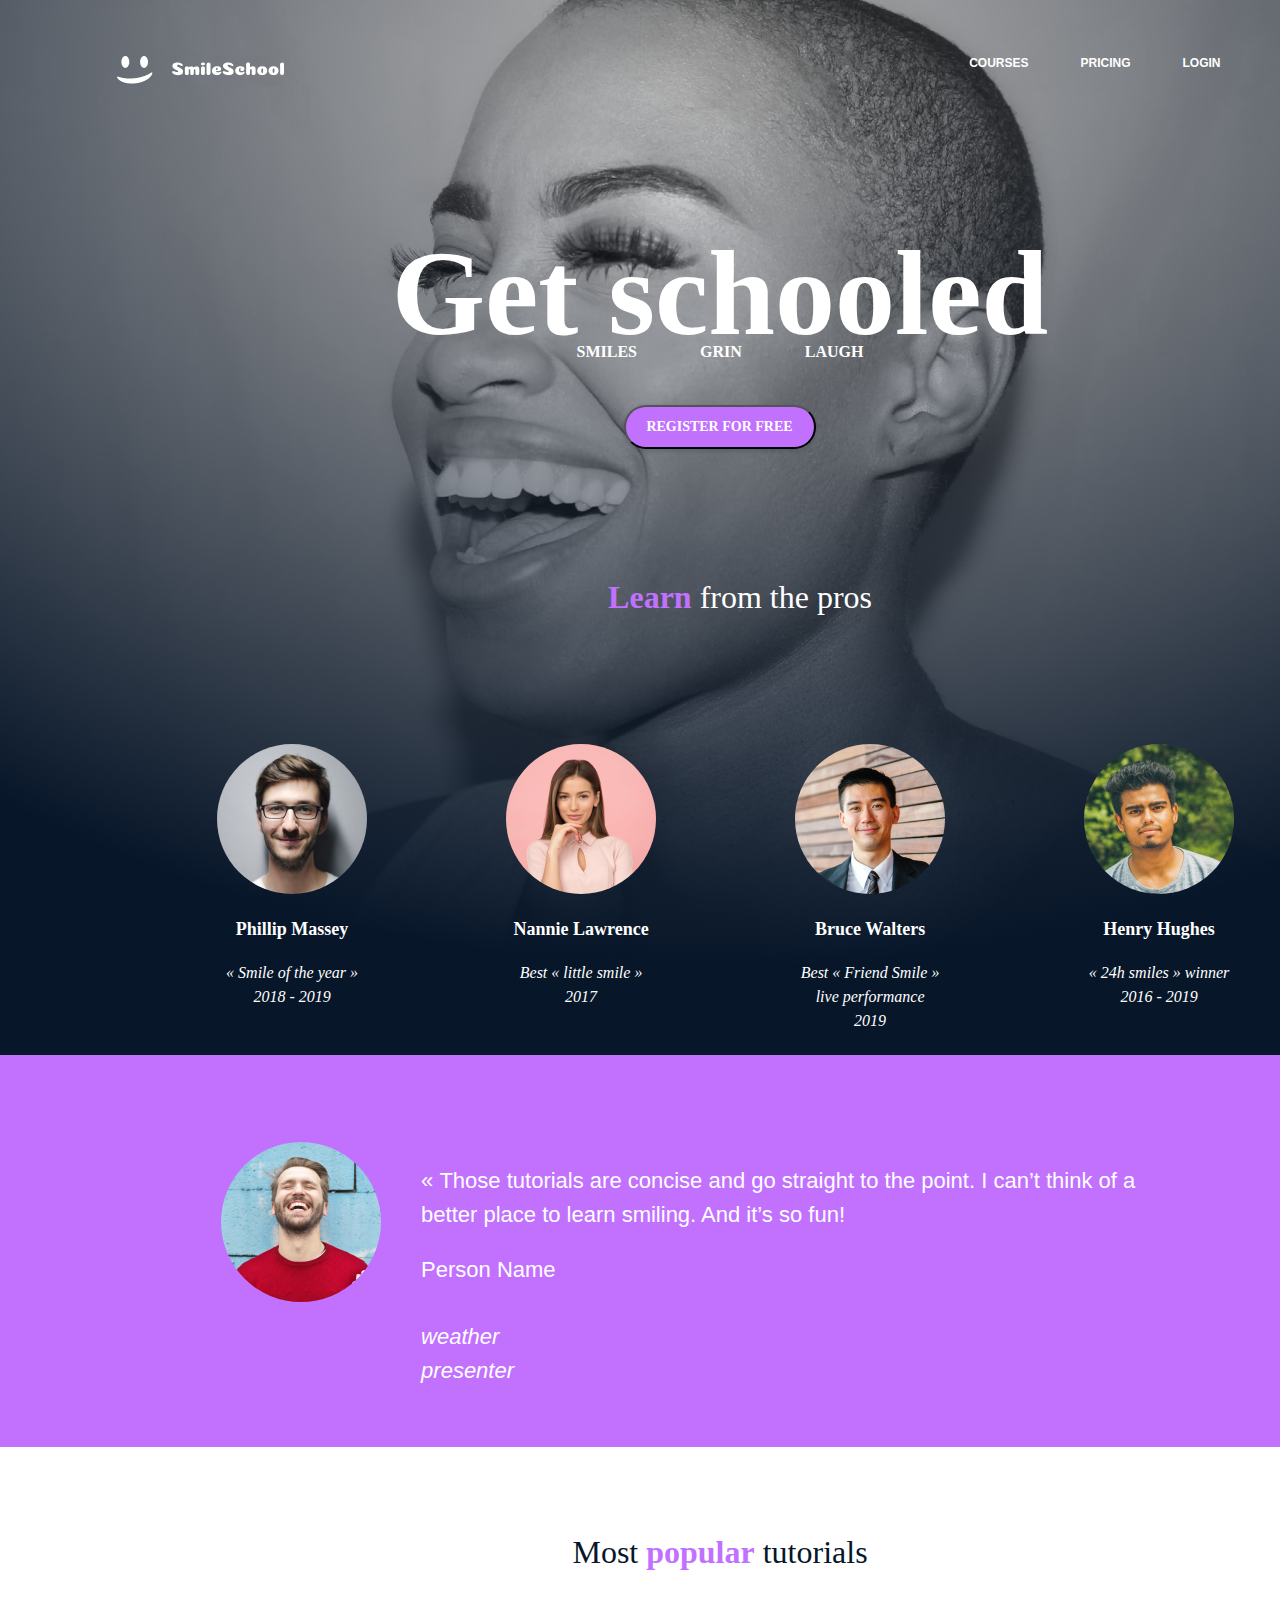
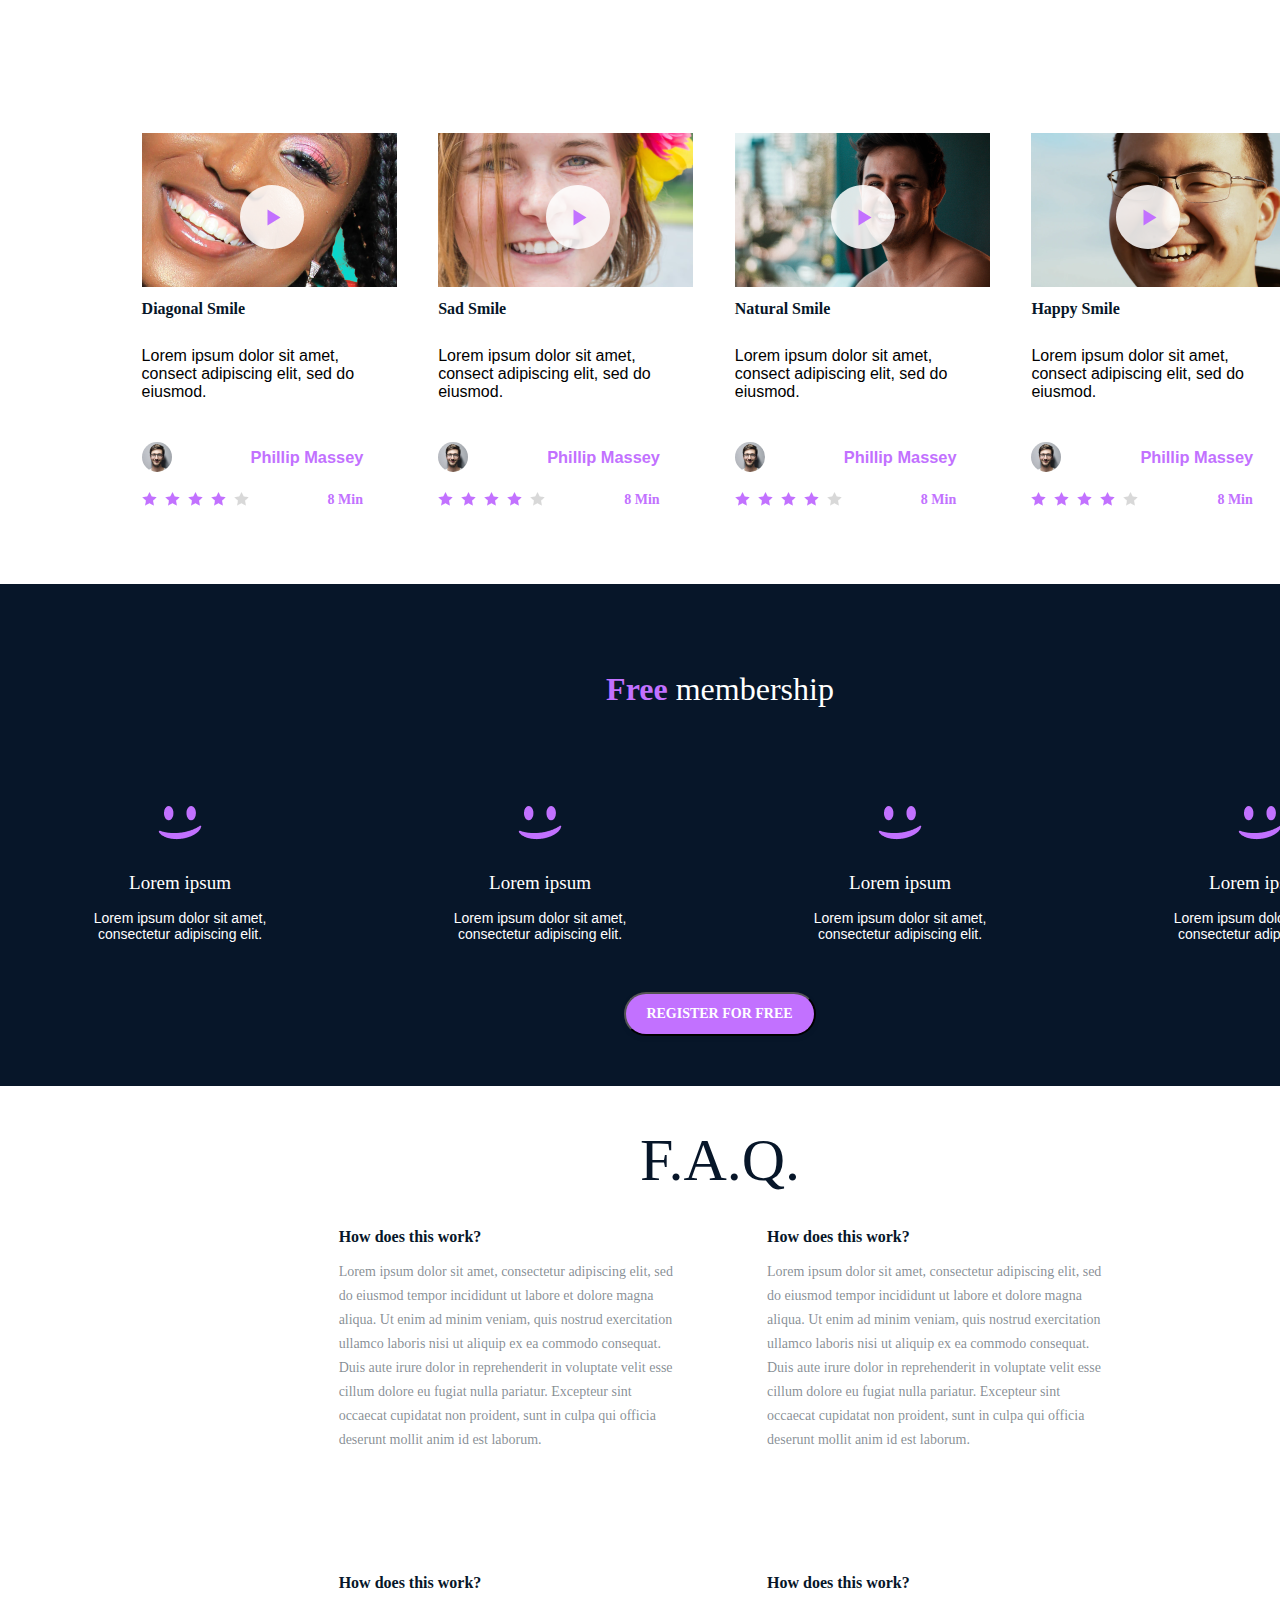
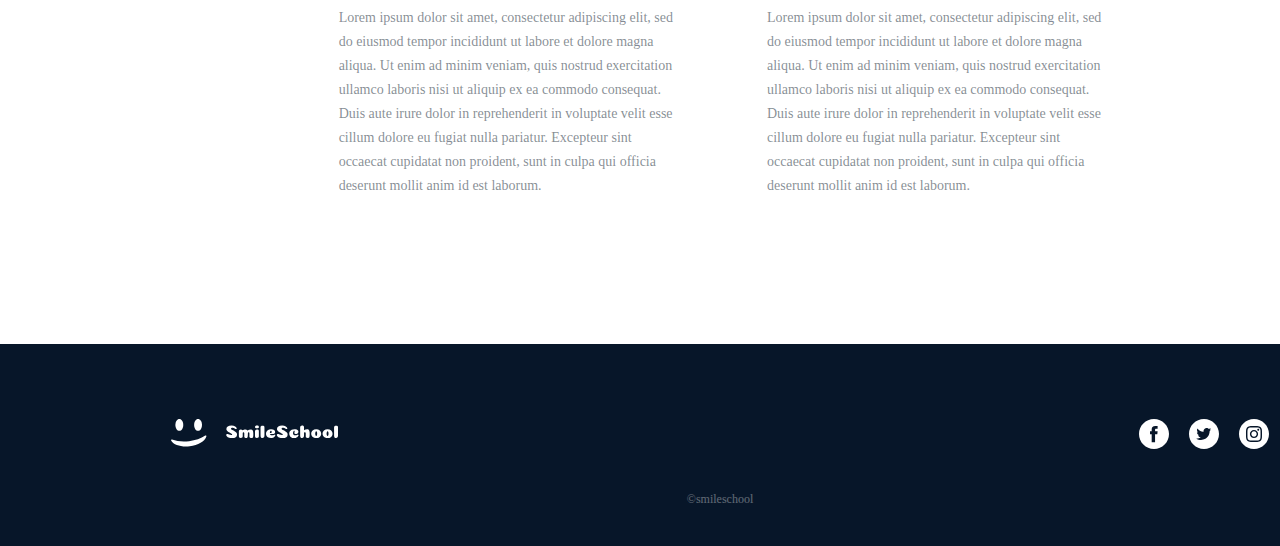
<file: index.html>
<!DOCTYPE html>
<html lang="en" dir="ltr">
  <head>
    <meta charset="utf-8">
    <title>Get Schooled</title>
    <link rel="stylesheet" href="styles.css">
    <!-- <link href='https://fonts.googleapis.com/css?family=Source+Sans+Pro' rel='stylesheet' type='text/css'> -->
  </head>
  <!-- Header -->
    <body>
      <div>
        <header>
          <div class="logo">
            <a><img src="images/logo.png" alt="Logo"></a>
          </div>
          <div id="navbar">
            <a href="COURSES">COURSES</a>
            <a href="PRICING">PRICING</a>
            <a href="LOGIN">LOGIN</a>
          </div>
        </header>
      </div>
    <main>
      <!-- Banner -->
      <section class="banner">
          <div class="container">
            <h1>Get schooled</h1>
          </div>
          <div class="smile">
            <p>SMILES GRIN LAUGH</p>
          </div>
          <button id="button">REGISTER FOR FREE</button>
            <div>
              <div>
                <h2><span id="learn">Learn</span> from the pros</h2>
              </div>
            </div>

        <!-- Awards -->
        <div class="people center-horizontally">
          <div class="text-wrapper person">
            <img src="images/Phillip.png" class="circle">
              <h3 class="name">Phillip Massey</h3>
            <p class="award">« Smile of the year » <br> 2018 - 2019</p>
          </div>

          <div class="text-wrapper person">
            <img src="images/Nannie.png" class="circle">
              <h3 class="name">Nannie Lawrence</h3>
            <p class="award">Best « little smile » <br> 2017</p>
          </div>

          <div class="text-wrapper person">
            <img src="images/Bruce.png" class="circle">
            <h3 class="name">Bruce Walters</h3>
            <p class="award">Best « Friend Smile » live performance <br> 2019</p>
          </div>

          <div class="text-wrapper person">
            <img src="images/Henry.png" class="circle">
            <h3 class="name">Henry Hughes</h3>
            <p class="award">« 24h smiles » winner <br> 2016 - 2019</p>
          </div>
        </div>
      </section>

      <!-- Quote -->
      <section id="quote">
        <div class="center-horizontally">
          <img src="images/quote_guy.png" class="circle_quote">
          <div class="text-wrapper person">
            <blockquote class="light">« Those tutorials are concise and go straight to the point. I can’t think of a better place to learn smiling. And it’s so fun!</blockquote>
            <p>Person Name</p>
            <p class="italic light">weather presenter</p>
          </div>
        </div>
      </section>

      <!-- Video's -->
      <section class="videos">
        <h1>Most <strong>popular</strong> tutorials</h1>
        <div class="videos-container">
            <div class="tutorial_vid">
              <img src="images/diagonal_smile.png" alt="Diagonal Smile">
                <svg class="play_button1"xmlns="http://www.w3.org/2000/svg" width="64" height="64" viewBox="0 0 64 64" fill="none">
                  <path opacity="0.860352" fill-rule="evenodd" clip-rule="evenodd" d="M32 64C49.6731 64 64 49.6731 64 32C64 14.3269 49.6731 0 32 0C14.3269 0 0 14.3269 0 32C0 49.6731 14.3269 64 32 64Z" fill="white"/>
                  <path fill-rule="evenodd" clip-rule="evenodd" d="M40.5 32.5L27.5 40.5L27.5 24.5L40.5 32.5Z" fill="#C271FF"/>
                  </svg>
                <h2>Diagonal Smile</h2>
              <p>Lorem ipsum dolor sit amet, consect adipiscing elit, sed do eiusmod.</p>
                <div class="Author">
                  <img id="Phillip" src="images/phill_vid1.png" alt="Phillip Massey">
                  <h3>Phillip Massey</h3>
                </div>
                <div class="Rating">
                  <img src="images/rating_vid1.png" alt="stars">
                  <p class="highlight">8 Min</p>
                </div>
            </div>


            <div class="tutorial_vid">
              <img src="images/sad_smile.png" alt="Sad Smile">
                <svg class="play_button2"xmlns="http://www.w3.org/2000/svg" width="64" height="64" viewBox="0 0 64 64" fill="none">
                  <path opacity="0.860352" fill-rule="evenodd" clip-rule="evenodd" d="M32 64C49.6731 64 64 49.6731 64 32C64 14.3269 49.6731 0 32 0C14.3269 0 0 14.3269 0 32C0 49.6731 14.3269 64 32 64Z" fill="white"/>
                  <path fill-rule="evenodd" clip-rule="evenodd" d="M40.5 32.5L27.5 40.5L27.5 24.5L40.5 32.5Z" fill="#C271FF"/>
                  </svg>
                <h2>Sad Smile</h2>
              <p>Lorem ipsum dolor sit amet, consect adipiscing elit, sed do eiusmod.</p>
                <div class="Author">
                  <img id="Phillip" src="images/phill_vid1.png" alt="Phillip Massey">
                  <h3>Phillip Massey</h3>
                </div>
                <div class="Rating">
                  <img src="images/rating_vid1.png" alt="stars">
                  <p class="highlight">8 Min</p>
                </div>
            </div>


            <div class="tutorial_vid">
              <img src="images/natural_smile.png" alt="Natural Smile">
                <svg class="play_button3"xmlns="http://www.w3.org/2000/svg" width="64" height="64" viewBox="0 0 64 64" fill="none">
                  <path opacity="0.860352" fill-rule="evenodd" clip-rule="evenodd" d="M32 64C49.6731 64 64 49.6731 64 32C64 14.3269 49.6731 0 32 0C14.3269 0 0 14.3269 0 32C0 49.6731 14.3269 64 32 64Z" fill="white"/>
                  <path fill-rule="evenodd" clip-rule="evenodd" d="M40.5 32.5L27.5 40.5L27.5 24.5L40.5 32.5Z" fill="#C271FF"/>
                  </svg>
                <h2>Natural Smile</h2>
              <p>Lorem ipsum dolor sit amet, consect adipiscing elit, sed do eiusmod.</p>
                <div class="Author">
                  <img id="Phillip" src="images/phill_vid1.png" alt="Phillip Massey">
                  <h3>Phillip Massey</h3>
                </div>
                <div class="Rating">
                  <img src="images/rating_vid1.png" alt="stars">
                  <p class="highlight">8 Min</p>
                </div>
            </div>


            <div class="tutorial_vid">
              <img src="images/happy_smile.png" alt="Happy Smile">
                <svg class="play_button4"xmlns="http://www.w3.org/2000/svg" width="64" height="64" viewBox="0 0 64 64" fill="none">
                  <path opacity="0.860352" fill-rule="evenodd" clip-rule="evenodd" d="M32 64C49.6731 64 64 49.6731 64 32C64 14.3269 49.6731 0 32 0C14.3269 0 0 14.3269 0 32C0 49.6731 14.3269 64 32 64Z" fill="white"/>
                  <path fill-rule="evenodd" clip-rule="evenodd" d="M40.5 32.5L27.5 40.5L27.5 24.5L40.5 32.5Z" fill="#C271FF"/>
                  </svg>
                <h2>Happy Smile</h2>
              <p>Lorem ipsum dolor sit amet, consect adipiscing elit, sed do eiusmod.</p>
                <div class="Author">
                  <img id="Phillip" src="images/phill_vid1.png" alt="Phillip Massey">
                  <h3>Phillip Massey</h3>
                </div>
                <div class="Rating">
                  <img src="images/rating_vid1.png" alt="stars">
                  <p class="highlight">8 Min</p>
                </div>
            </div>
          </div>
        </div>
      </section>


      <!-- Membership -->
      <section class="membership_background">
        <h2><strong>Free</strong> membership</h2>
        <div class="mem_block">

          <div class="smiley">
            <img src="images/smile_mem.png">
            <h2 class="mem_text">Lorem ipsum</h2>
            <p class="mem_quote">Lorem ipsum dolor sit amet,<br>consectetur adipiscing elit.</p>
          </div>

          <div class="smiley">
            <img src="images/smile_mem.png">
            <h2 class="mem_text">Lorem ipsum</h2>
            <p class="mem_quote">Lorem ipsum dolor sit amet,<br>consectetur adipiscing elit.</p>
          </div>


          <div class="smiley">
            <img src="images/smile_mem.png">
            <h2 class="mem_text">Lorem ipsum</h2>
            <p class="mem_quote">Lorem ipsum dolor sit amet,<br>consectetur adipiscing elit.</p>
          </div>


          <div class="smiley">
            <img src="images/smile_mem.png">
            <h2 class="mem_text">Lorem ipsum</h2>
            <p class="mem_quote">Lorem ipsum dolor sit amet,<br>consectetur adipiscing elit.</p>
          </div>
        </div>

        <button id="button">REGISTER FOR FREE</button>
        </div>
      </section>
      <!-- FAQ -->
      <section class="faq">
        <h1 class="title_box">F.A.Q.</h1>
            <div class="faq_container">
              <div class="grid-item">
                <h2>How does this work?</h2>
                <p>Lorem ipsum dolor sit amet, consectetur adipiscing elit, sed <br> do eiusmod tempor incididunt ut labore et dolore magna <br> aliqua. Ut enim ad minim veniam, quis nostrud exercitation <br> ullamco laboris nisi ut aliquip ex ea commodo consequat. <br> Duis aute irure dolor in reprehenderit in voluptate velit esse <br> cillum dolore eu fugiat nulla pariatur. Excepteur sint <br> occaecat cupidatat non proident, sunt in culpa qui officia <br> deserunt mollit anim id est laborum.</p>
              </div>
              <div class="grid-item">
                <h2>How does this work?</h2>
                <p>Lorem ipsum dolor sit amet, consectetur adipiscing elit, sed <br> do eiusmod tempor incididunt ut labore et dolore magna <br> aliqua. Ut enim ad minim veniam, quis nostrud exercitation <br> ullamco laboris nisi ut aliquip ex ea commodo consequat. <br> Duis aute irure dolor in reprehenderit in voluptate velit esse <br> cillum dolore eu fugiat nulla pariatur. Excepteur sint <br> occaecat cupidatat non proident, sunt in culpa qui officia <br> deserunt mollit anim id est laborum.</p>
              </div>
              <div class="grid-item">
                <h2>How does this work?</h2>
                <p>Lorem ipsum dolor sit amet, consectetur adipiscing elit, sed <br> do eiusmod tempor incididunt ut labore et dolore magna <br> aliqua. Ut enim ad minim veniam, quis nostrud exercitation <br> ullamco laboris nisi ut aliquip ex ea commodo consequat. <br> Duis aute irure dolor in reprehenderit in voluptate velit esse <br> cillum dolore eu fugiat nulla pariatur. Excepteur sint <br> occaecat cupidatat non proident, sunt in culpa qui officia <br> deserunt mollit anim id est laborum.</p>
              </div>
              <div class="grid-item">
                <h2>How does this work?</h2>
                <p>Lorem ipsum dolor sit amet, consectetur adipiscing elit, sed <br> do eiusmod tempor incididunt ut labore et dolore magna <br> aliqua. Ut enim ad minim veniam, quis nostrud exercitation <br> ullamco laboris nisi ut aliquip ex ea commodo consequat. <br> Duis aute irure dolor in reprehenderit in voluptate velit esse <br> cillum dolore eu fugiat nulla pariatur. Excepteur sint <br> occaecat cupidatat non proident, sunt in culpa qui officia <br> deserunt mollit anim id est laborum.</p>
              </div>
            </div>
      </section>
    </main>
    <!-- Footer -->
    <section class="footer">

      <footer>
        <div class="footer_content">
          <div class="footer_row">
            <svg class="smiley_logo"xmlns="http://www.w3.org/2000/svg" width="168" height="30" viewBox="0 0 168 30" fill="none">
              <path fill-rule="evenodd" clip-rule="evenodd" d="M61.0138 19.1028C64.3618 19.1028 66.0358 17.8608 66.0358 15.3768C66.0358 14.7528 65.8498 14.2008 65.4778 13.7208C65.1058 13.2408 64.4578 12.7368 63.5338 12.2088C63.2458 12.0408 62.8918 11.8458 62.4718 11.6238C62.0518 11.4018 61.7218 11.2248 61.4818 11.0928C61.2418 10.9608 60.9958 10.8078 60.7438 10.6338C60.4918 10.4598 60.3088 10.2918 60.1948 10.1298C60.0808 9.9678 60.0238 9.7968 60.0238 9.6168C60.0238 9.0408 60.3778 8.7528 61.0858 8.7528C61.5298 8.7528 62.0158 8.8638 62.5438 9.0858C63.0718 9.3078 63.5518 9.5298 63.9838 9.7518C64.4158 9.9738 64.7398 10.0848 64.9558 10.0848C65.0878 10.0848 65.2108 10.0578 65.3248 10.0038C65.4388 9.9498 65.5348 9.8598 65.6128 9.7338C65.6908 9.6078 65.7298 9.4548 65.7298 9.2748C65.7298 8.6148 65.2258 7.9908 64.2178 7.4028C63.2098 6.8148 61.9918 6.5208 60.5638 6.5208C58.9078 6.5208 57.6298 6.8388 56.7298 7.4748C55.8298 8.1108 55.3798 8.9328 55.3798 9.9408C55.3798 10.2528 55.4518 10.5918 55.5958 10.9578C55.7398 11.3238 55.9708 11.6928 56.2888 12.0648C56.6068 12.4368 56.9878 12.7488 57.4318 13.0008C57.7678 13.1928 58.1158 13.3848 58.4758 13.5768C58.8358 13.7688 59.1268 13.9248 59.3488 14.0448L60.0148 14.4048C60.2368 14.5248 60.4108 14.6238 60.5368 14.7018C60.6628 14.7798 60.7768 14.8638 60.8788 14.9538C60.9808 15.0438 61.0528 15.1338 61.0948 15.2238C61.1368 15.3138 61.1578 15.4128 61.1578 15.5208C61.1578 15.8928 60.8878 16.0788 60.3478 16.0788C59.7598 16.0788 58.9858 15.9198 58.0258 15.6018C57.0658 15.2838 56.4598 15.1248 56.2078 15.1248C55.8718 15.1248 55.6168 15.2178 55.4428 15.4038C55.2688 15.5898 55.1818 15.8148 55.1818 16.0788C55.1818 16.3188 55.2718 16.5768 55.4518 16.8528C55.6318 17.1288 55.8988 17.3988 56.2528 17.6628C56.6068 17.9268 57.0148 18.1668 57.4768 18.3828C57.9388 18.5988 58.4788 18.7728 59.0968 18.9048C59.7148 19.0368 60.3538 19.1028 61.0138 19.1028ZM80.2918 18.9768C80.5918 18.9768 80.8408 18.9558 81.0388 18.9138C81.2368 18.8718 81.4168 18.7878 81.5788 18.6618C81.7408 18.5358 81.8668 18.3768 81.9568 18.1848C82.0468 17.9928 82.1218 17.7288 82.1818 17.3928C82.2418 17.0568 82.2808 16.6788 82.2988 16.2588C82.3168 15.8388 82.3258 15.3108 82.3258 14.6748C82.3258 13.1508 82.1398 12.0648 81.7678 11.4168C81.3958 10.7688 80.7838 10.4448 79.9318 10.4448C78.5878 10.4448 77.4538 10.7808 76.5298 11.4528L76.3498 11.5968C75.9538 10.8288 75.3118 10.4448 74.4238 10.4448C73.8358 10.4448 73.3228 10.5108 72.8848 10.6428C72.4468 10.7748 71.9998 11.0088 71.5438 11.3448C71.2798 10.7088 70.6558 10.3908 69.6718 10.3908C69.1198 10.3908 68.6788 10.5768 68.3488 10.9488C68.0188 11.3208 67.8538 11.8128 67.8538 12.4248V16.8528C67.8538 17.6088 67.9828 18.1518 68.2408 18.4818C68.4988 18.8118 68.9818 18.9768 69.6898 18.9768C70.4458 18.9768 70.9738 18.8358 71.2738 18.5538C71.5738 18.2718 71.7238 17.7708 71.7238 17.0508V14.5488C71.7238 14.1528 71.7928 13.8318 71.9308 13.5858C72.0688 13.3398 72.2458 13.2168 72.4618 13.2168C73.0018 13.2168 73.2718 13.5528 73.2718 14.2248V17.4828C73.2718 17.8068 73.3258 18.0768 73.4338 18.2928C73.5418 18.5088 73.7248 18.6768 73.9828 18.7968C74.2408 18.9168 74.5798 18.9768 74.9998 18.9768C75.2758 18.9768 75.5038 18.9558 75.6838 18.9138C75.8638 18.8718 76.0258 18.7878 76.1698 18.6618C76.3138 18.5358 76.4278 18.3768 76.5118 18.1848C76.5958 17.9928 76.6678 17.7288 76.7278 17.3928C76.7878 17.0568 76.8268 16.6788 76.8448 16.2588C76.8628 15.8388 76.8718 15.3108 76.8718 14.6748C76.8718 14.2548 76.9318 13.9068 77.0518 13.6308C77.1718 13.3548 77.3518 13.2168 77.5918 13.2168C78.1318 13.2168 78.4018 13.5528 78.4018 14.2248V17.4828C78.4018 17.8068 78.4618 18.0768 78.5818 18.2928C78.7018 18.5088 78.9028 18.6768 79.1848 18.7968C79.4668 18.9168 79.8358 18.9768 80.2918 18.9768ZM87.3928 8.9508C87.0628 9.1548 86.5738 9.2568 85.9258 9.2568C85.3618 9.2568 84.8938 9.1488 84.5218 8.9328C84.1498 8.7168 83.9638 8.3688 83.9638 7.8888C83.9638 7.4928 84.1348 7.1658 84.4768 6.9078C84.8188 6.6498 85.3018 6.5208 85.9258 6.5208C87.2338 6.5208 87.8878 6.9768 87.8878 7.8888C87.8878 8.3928 87.7228 8.7468 87.3928 8.9508ZM85.8358 18.9768C86.5918 18.9768 87.1198 18.8358 87.4198 18.5538C87.7198 18.2718 87.8698 17.7708 87.8698 17.0508V12.3708C87.8698 11.6148 87.6898 11.0958 87.3298 10.8138C86.9698 10.5318 86.4658 10.3908 85.8178 10.3908C85.2658 10.3908 84.8248 10.5768 84.4948 10.9488C84.1648 11.3208 83.9998 11.8128 83.9998 12.4248V16.8528C83.9998 17.6088 84.1288 18.1518 84.3868 18.4818C84.6448 18.8118 85.1278 18.9768 85.8358 18.9768ZM92.9818 18.3468C92.6578 18.7668 92.1598 18.9768 91.4878 18.9768C90.8158 18.9768 90.3238 18.7878 90.0118 18.4098C89.6998 18.0318 89.5438 17.3628 89.5438 16.4028L89.5078 8.8068C89.5078 8.4948 89.5408 8.2188 89.6068 7.9788C89.6728 7.7388 89.7628 7.5348 89.8768 7.3668C89.9908 7.1988 90.1318 7.0608 90.2998 6.9528C90.4678 6.8448 90.6508 6.7668 90.8488 6.7188C91.0468 6.6708 91.2598 6.6468 91.4878 6.6468C92.1478 6.6468 92.6428 6.7788 92.9728 7.0428C93.3028 7.3068 93.4678 7.8408 93.4678 8.6448V16.2588C93.4678 17.2308 93.3058 17.9268 92.9818 18.3468ZM100.074 19.0848C100.722 19.0848 101.328 18.9768 101.892 18.7608C102.456 18.5448 102.909 18.2838 103.251 17.9778C103.593 17.6718 103.86 17.3658 104.052 17.0598C104.244 16.7538 104.34 16.4928 104.34 16.2768C104.34 16.0968 104.283 15.9468 104.169 15.8268C104.055 15.7068 103.896 15.6468 103.692 15.6468C103.572 15.6468 103.377 15.7128 103.107 15.8448C102.837 15.9768 102.588 16.0728 102.36 16.1328C101.82 16.2648 101.292 16.3308 100.776 16.3308C100.296 16.3308 99.8998 16.2198 99.5878 15.9978C99.2758 15.7758 99.0598 15.4728 98.9398 15.0888L101.478 15.0708C101.778 15.0708 102.06 15.0438 102.324 14.9898C102.588 14.9358 102.816 14.8578 103.008 14.7558C103.2 14.6538 103.371 14.5398 103.521 14.4138C103.671 14.2878 103.791 14.1498 103.881 13.9998C103.971 13.8498 104.037 13.6968 104.079 13.5408C104.121 13.3848 104.142 13.2228 104.142 13.0548C104.142 12.1908 103.815 11.5098 103.161 11.0118C102.507 10.5138 101.478 10.2648 100.074 10.2648C98.5858 10.2648 97.3708 10.6758 96.4288 11.4978C95.4868 12.3198 95.0158 13.4388 95.0158 14.8548C95.0158 16.1628 95.4928 17.1948 96.4468 17.9508C97.4008 18.7068 98.6098 19.0848 100.074 19.0848ZM99.0838 12.8478C98.9638 13.1778 98.8858 13.5408 98.8498 13.9368C99.6778 13.9248 100.128 13.9188 100.2 13.9188C100.38 13.9188 100.512 13.8108 100.596 13.5948C100.656 13.4388 100.686 13.2228 100.686 12.9468C100.686 12.1908 100.458 11.8128 100.002 11.8128C99.8338 11.8128 99.6688 11.9028 99.5068 12.0828C99.3448 12.2628 99.2038 12.5178 99.0838 12.8478ZM111.612 19.1028C114.96 19.1028 116.634 17.8608 116.634 15.3768C116.634 14.7528 116.448 14.2008 116.076 13.7208C115.704 13.2408 115.056 12.7368 114.132 12.2088C113.844 12.0408 113.49 11.8458 113.07 11.6238C112.65 11.4018 112.32 11.2248 112.08 11.0928C111.84 10.9608 111.594 10.8078 111.342 10.6338C111.09 10.4598 110.907 10.2918 110.793 10.1298C110.679 9.9678 110.622 9.7968 110.622 9.6168C110.622 9.0408 110.976 8.7528 111.684 8.7528C112.128 8.7528 112.614 8.8638 113.142 9.0858C113.67 9.3078 114.15 9.5298 114.582 9.7518C115.014 9.9738 115.338 10.0848 115.554 10.0848C115.686 10.0848 115.809 10.0578 115.923 10.0038C116.037 9.9498 116.133 9.8598 116.211 9.7338C116.289 9.6078 116.328 9.4548 116.328 9.2748C116.328 8.6148 115.824 7.9908 114.816 7.4028C113.808 6.8148 112.59 6.5208 111.162 6.5208C109.506 6.5208 108.228 6.8388 107.328 7.4748C106.428 8.1108 105.978 8.9328 105.978 9.9408C105.978 10.2528 106.05 10.5918 106.194 10.9578C106.338 11.3238 106.569 11.6928 106.887 12.0648C107.205 12.4368 107.586 12.7488 108.03 13.0008C108.366 13.1928 108.714 13.3848 109.074 13.5768C109.434 13.7688 109.725 13.9248 109.947 14.0448L110.613 14.4048C110.835 14.5248 111.009 14.6238 111.135 14.7018C111.261 14.7798 111.375 14.8638 111.477 14.9538C111.579 15.0438 111.651 15.1338 111.693 15.2238C111.735 15.3138 111.756 15.4128 111.756 15.5208C111.756 15.8928 111.486 16.0788 110.946 16.0788C110.358 16.0788 109.584 15.9198 108.624 15.6018C107.664 15.2838 107.058 15.1248 106.806 15.1248C106.47 15.1248 106.215 15.2178 106.041 15.4038C105.867 15.5898 105.78 15.8148 105.78 16.0788C105.78 16.3188 105.87 16.5768 106.05 16.8528C106.23 17.1288 106.497 17.3988 106.851 17.6628C107.205 17.9268 107.613 18.1668 108.075 18.3828C108.537 18.5988 109.077 18.7728 109.695 18.9048C110.313 19.0368 110.952 19.1028 111.612 19.1028ZM124.824 18.8868C124.356 19.0308 123.864 19.1028 123.348 19.1028C121.86 19.1028 120.636 18.7038 119.676 17.9058C118.716 17.1078 118.236 16.0128 118.236 14.6208C118.236 13.7328 118.455 12.9558 118.893 12.2898C119.331 11.6238 119.934 11.1198 120.702 10.7778C121.47 10.4358 122.352 10.2648 123.348 10.2648C124.296 10.2648 125.079 10.3758 125.697 10.5978C126.315 10.8198 126.756 11.1168 127.02 11.4888C127.284 11.8608 127.416 12.3048 127.416 12.8208C127.416 13.0488 127.371 13.2828 127.281 13.5228C127.191 13.7628 127.053 14.0028 126.867 14.2428C126.681 14.4828 126.408 14.6778 126.048 14.8278C125.688 14.9778 125.268 15.0528 124.788 15.0528C124.572 15.0528 124.395 15.0408 124.257 15.0168C124.119 14.9928 123.975 14.9418 123.825 14.8638C123.675 14.7858 123.564 14.6568 123.492 14.4768C123.42 14.2968 123.384 14.0688 123.384 13.7928C123.384 13.5528 123.429 13.2618 123.519 12.9198C123.609 12.5778 123.654 12.3528 123.654 12.2448C123.654 11.9688 123.498 11.8308 123.186 11.8308C122.958 11.8308 122.754 11.9568 122.574 12.2088C122.394 12.4608 122.256 12.7758 122.16 13.1538C122.064 13.5318 122.016 13.9248 122.016 14.3328C122.016 14.9328 122.199 15.4188 122.565 15.7908C122.931 16.1628 123.426 16.3488 124.05 16.3488C124.662 16.3488 125.19 16.2768 125.634 16.1328C125.814 16.0848 126.033 15.9948 126.291 15.8628C126.549 15.7308 126.732 15.6648 126.84 15.6648C127.008 15.6648 127.146 15.6948 127.254 15.7548C127.362 15.8148 127.437 15.8868 127.479 15.9708C127.521 16.0548 127.542 16.1448 127.542 16.2408C127.542 16.4088 127.485 16.6128 127.371 16.8528C127.257 17.0928 127.08 17.3448 126.84 17.6088C126.6 17.8728 126.321 18.1158 126.003 18.3378C125.685 18.5598 125.292 18.7428 124.824 18.8868ZM136.65 18.9768C136.902 18.9768 137.118 18.9588 137.298 18.9228C137.478 18.8868 137.643 18.8298 137.793 18.7518C137.943 18.6738 138.066 18.5628 138.162 18.4188C138.258 18.2748 138.342 18.1008 138.414 17.8968C138.486 17.6928 138.54 17.4318 138.576 17.1138C138.612 16.7958 138.639 16.4448 138.657 16.0608C138.675 15.6768 138.684 15.2208 138.684 14.6928C138.684 13.6608 138.6 12.8268 138.432 12.1908C138.264 11.5548 138.006 11.0898 137.658 10.7958C137.31 10.5018 136.848 10.3548 136.272 10.3548C135 10.3548 133.92 10.6248 133.032 11.1648V8.5548C133.032 7.7508 132.87 7.2168 132.546 6.9528C132.222 6.6888 131.742 6.5568 131.106 6.5568C130.506 6.5568 130.026 6.7308 129.666 7.0788C129.306 7.4268 129.126 7.9728 129.126 8.7168L129.162 16.3848C129.162 17.3448 129.318 18.0138 129.63 18.3918C129.942 18.7698 130.434 18.9588 131.106 18.9588C131.754 18.9588 132.237 18.7518 132.555 18.3378C132.873 17.9238 133.032 17.2248 133.032 16.2408V14.2608C133.032 14.1288 133.041 14.0088 133.059 13.9008C133.077 13.7928 133.107 13.6998 133.149 13.6218C133.191 13.5438 133.239 13.4718 133.293 13.4058C133.347 13.3398 133.407 13.2888 133.473 13.2528C133.539 13.2168 133.611 13.1868 133.689 13.1628C133.767 13.1388 133.854 13.1268 133.95 13.1268C134.478 13.1268 134.742 13.4688 134.742 14.1528L134.76 17.4828C134.76 17.9868 134.907 18.3618 135.201 18.6078C135.495 18.8538 135.978 18.9768 136.65 18.9768ZM148.773 17.9328C147.831 18.7128 146.646 19.1028 145.218 19.1028C144.282 19.1028 143.439 18.9348 142.689 18.5988C141.939 18.2628 141.339 17.7588 140.889 17.0868C140.439 16.4148 140.214 15.6288 140.214 14.7288C140.214 13.3608 140.682 12.2748 141.618 11.4708C142.554 10.6668 143.754 10.2648 145.218 10.2648C146.682 10.2648 147.876 10.6668 148.8 11.4708C149.724 12.2748 150.186 13.3608 150.186 14.7288C150.186 16.0848 149.715 17.1528 148.773 17.9328ZM145.218 17.0148C144.906 17.0148 144.666 16.7838 144.498 16.3218C144.33 15.8598 144.246 15.3228 144.246 14.7108C144.246 14.3148 144.282 13.9428 144.354 13.5948C144.426 13.2468 144.54 12.9528 144.696 12.7128C144.852 12.4728 145.032 12.3528 145.236 12.3528C145.536 12.3528 145.764 12.5898 145.92 13.0638C146.076 13.5378 146.154 14.0868 146.154 14.7108C146.154 15.3348 146.076 15.8748 145.92 16.3308C145.764 16.7868 145.53 17.0148 145.218 17.0148ZM160.131 17.9328C159.189 18.7128 158.004 19.1028 156.576 19.1028C155.64 19.1028 154.797 18.9348 154.047 18.5988C153.297 18.2628 152.697 17.7588 152.247 17.0868C151.797 16.4148 151.572 15.6288 151.572 14.7288C151.572 13.3608 152.04 12.2748 152.976 11.4708C153.912 10.6668 155.112 10.2648 156.576 10.2648C158.04 10.2648 159.234 10.6668 160.158 11.4708C161.082 12.2748 161.544 13.3608 161.544 14.7288C161.544 16.0848 161.073 17.1528 160.131 17.9328ZM156.576 17.0148C156.264 17.0148 156.024 16.7838 155.856 16.3218C155.688 15.8598 155.604 15.3228 155.604 14.7108C155.604 14.3148 155.64 13.9428 155.712 13.5948C155.784 13.2468 155.898 12.9528 156.054 12.7128C156.21 12.4728 156.39 12.3528 156.594 12.3528C156.894 12.3528 157.122 12.5898 157.278 13.0638C157.434 13.5378 157.512 14.0868 157.512 14.7108C157.512 15.3348 157.434 15.8748 157.278 16.3308C157.122 16.7868 156.888 17.0148 156.576 17.0148ZM166.53 18.3468C166.206 18.7668 165.708 18.9768 165.036 18.9768C164.364 18.9768 163.872 18.7878 163.56 18.4098C163.248 18.0318 163.092 17.3628 163.092 16.4028L163.056 8.8068C163.056 8.4948 163.089 8.2188 163.155 7.9788C163.221 7.7388 163.311 7.5348 163.425 7.3668C163.539 7.1988 163.68 7.0608 163.848 6.9528C164.016 6.8448 164.199 6.7668 164.397 6.7188C164.595 6.6708 164.808 6.6468 165.036 6.6468C165.696 6.6468 166.191 6.7788 166.521 7.0428C166.851 7.3068 167.016 7.8408 167.016 8.6448V16.2588C167.016 17.2308 166.854 17.9268 166.53 18.3468Z" fill="white"/>
              <path d="M8.33579 11.848C10.5046 11.848 12.2686 9.1904 12.2686 5.9236C12.2686 2.6576 10.5046 0 8.33579 0C6.16699 0 4.40259 2.6576 4.40259 5.9236C4.40259 9.1904 6.16739 11.848 8.33579 11.848Z" fill="white"/>
              <path d="M27.0502 11.848C29.219 11.848 30.9834 9.1904 30.9834 5.9236C30.9834 2.6576 29.219 0 27.0502 0C24.8818 0 23.1178 2.6576 23.1178 5.9236C23.1178 9.1904 24.8822 11.848 27.0502 11.848Z" fill="white"/>
              <path d="M35.1256 16.5888C34.8764 16.3756 34.533 16.3512 34.2695 16.5327C30.0388 19.4234 24.2994 21.4339 18.1076 22.1941C11.9172 22.9542 5.86149 22.392 1.0569 20.6111C0.757077 20.5 0.428857 20.6056 0.24013 20.8726C0.050353 21.1401 0.0410122 21.512 0.216657 21.7983C2.82258 26.0529 10.4377 28.3121 18.734 27.2934C27.0337 26.2743 33.8763 22.2388 35.3734 17.4808C35.4738 17.161 35.374 16.8021 35.1256 16.5888Z" fill="white"/>
              </svg>

            <div class="social_media">
              <img src="images/social_icons.svg">

            </div>
          </div>
          <p>©smileschool</p>
      </footer>
    </section>
  </body>
</html>
</file>
<file: styles.css>
* {
  font-family: "Source Sans Pro", Arial, Helvetica, sans-serif;
}
/* Styling for header */

body {
  display: flex;
  flex-direction: column;
  /* justify-content: center;
  align-items: center; */
  width: 1440px;
  height: 3718px;
  margin: 0;
}

main {
  width: 100%;
}

header {
  position: absolute;
  display: flex;
  justify-content: space-between;
  width: 1103.408px;
  height: 29.461px;
  z-index: 1;
  margin-left: 117.08px;
  margin-right: 227.67px;
  margin-top: 56px;

}

#navbar {
  display: flex;
  align-items: right;
  gap: 52px;
  justify-content: space-evenly;

}

#navbar a {
  color: #FFF;
  font-family: "Source Sans Pro", Arial, Helvetica, sans-serif;
  font-size: 12px;
  font-style: normal;
  font-weight: 700;
  line-height: normal;
  text-decoration: none;
}

/* Banner Styling */

.banner {
  display: flex;
  flex-direction: column;
  background: url('images/background.png') center/cover;
  width: 1440px;
  height: 1055px;
  margin-top: 0px;
}

.container h1 {
  display: flex;
  justify-content: center;
  color: #FFF;
  font-family: "Source Sans Pro";
  font-size: 120px;
  font-style: normal;
  font-weight: bold;
  line-height: normal;
  margin-top: 225px;
}

.smile p {
  display: flex;
  flex-direction: row;
  font-family: "Source Sans Pro";
  justify-content: center;
  word-spacing: 59px;
  font-size: 16px;
  font-style: normal;
  font-weight: 700;
  line-height: normal;
  margin-top: -100px;
  color: #FFF;
}

#button {
  margin: -38px auto;
  display: flex;
  align-items: center;
  /* width: 162px; */
  height: 44px;
  padding: 13px 21px 13px 20px;
  border-radius: 22px;
  background: #C271FF;
  cursor: pointer;
  color: #FFF;
  text-align: center;
  font-family: "Source Sans Pro";
  font-size: 14px;
  font-style: normal;
  font-weight: 600;
  line-height: normal;
  box-shadow: 0px 2px 4px 0px rgba(7, 22, 41, 0.18);
}

.banner h2 {
  margin-top: 168px;
  color: #FFF;
  font-family: "Source Sans Pro";
  font-size: 32px;
  font-style: normal;
  font-weight: 300;
  line-height: normal;
  margin-left: 608.08px;
}

#learn {
  margin-top: 168px;
  color: #C271FF;
  text-align: center;
  font-family: "Source Sans Pro";
  font-size: 32px;
  font-style: normal;
  font-weight: 700;
  line-height: normal;
}

/* Everything above is complete and perf */
/* Awards */

.center-horizontally {
  display: flex;
  justify-content: center;
  /* width: 1440px;
  height: 392px; */
  width: 1009px;
  height: 237px;
  margin-top: 87px;
  margin-left: 221.08px;
  margin-right: 218.08px;
  margin-bottom: 10px;
}

.people {
  /* position: absolute; */
  margin-top: 101px;
  display: flex;
  justify-content: center;
  gap: 139px;
  /* margin-bottom: 98px; */
}

.text-wrapper {
  text-align: center;
}

.circle {
  border-radius: 50%;
}

.name {
  color: #FFF;
  text-align: center;
  font-family: "Source Sans Pro";
  font-size: 18px;
  font-style: normal;
  font-weight: 900;
  line-height: 27px;
}

.award {
  color: #FFF;
  text-align: center;
  font-family: "Source Sans Pro";
  font-size: 16px;
  font-style: italic;
  font-weight: 400;
  line-height: 24px;
}

/* Banner section is complete */

/* QUOTES */

#quote {
  background: url('images/quote_background.png') center/cover;
  display: flex;
  flex-direction: row;
  justify-content: center;
  width: 1440px;
  height: 392px;
}

#quote .center-horizontally {
  /* position: absolute; */
  display: flex;
  justify-content: space-around;
  width: 1009px;
  height: 237px;
  top: 824px;
  left: 221.08px;
  right: 221.08px;
}

#quote .text-wrapper {
  color: #FFF;
  font-family: "Source Sans Pro";
  font-size: 22px;
  line-height: 33.6px;
  width: 100%;
  height: 58px;
  text-align: left;
}

.circle_quote {
  border-radius: 50%;
  width: 160px;
  height: 160px;
  /* margin-top: 83px;
  margin-left: 143px */
}

.light {
  font-weight: lighter;
  text-align: left;
}

.italic {
  margin-top: 33.6px;
  font-style: italic;
  width: 165px;
}

#quote p {
  margin-left: 40px;
}

/* ===================================== */
/* Quote section still needs work */
/* ===================================== */


/* Video Section */

.videos {
  width: 1440px;
  height: 450px;
  margin-bottom: 200px;
  flex-direction: column;
  align-items: center;
}

    .videos h1 {
      font-size: 32px;
      color: #071629;
      font-weight: 300;
      font-family: "Source Sans Pro";
      text-align: center;
      margin-top: 87px;
    }

    .videos h1 strong {
      font-size: 32px;
      color: #C271FF;
      font-weight: 700;
      font-family: "Source Sans Pro";
      text-align: center;
      margin-top: 87px;
    }

.videos-container {
  display: flex;
  flex-direction: row;
  align-content: center;
  justify-content: space-evenly;
  margin-left: 100px;
  width: 1228px;
  height: 450px;
  flex-shrink: 0;
}

.tutorial_vid {
  display: flex;
  flex-direction: column;
  justify-content: center;
  top: 334px;
  width: 255px;
  height: 335px;
  margin-top: 160px;
  border-radius: 5px 5px;
  background: #FFF;
  z-index: 1;
  cursor: pointer;
  /* box-shadow: 0px 2px 4px 0px rgba(7, 22, 41, 0.18); */
}

.tutorial_vid p {
  font-weight: lighter;
  text-align: left;
}

.play_button1 {
  position: absolute;
  z-index: 1;
  left: 240px;
  right: 1116px;
  top: 1785px;
  bottom: 1673px;
}

.play_button2 {
  position: absolute;
  z-index: 1;
  left: 546px;
  right: 830px;
  top: 1785px;
  bottom: 1673px;
}

.play_button3 {
  position: absolute;
  z-index: 1;
  left: 831px;
  right: 545px;
  top: 1785px;
  bottom: 1673px;
}

.play_button4 {
  position: absolute;
  z-index: 1;
  left: 1116px;
  right: 268px;
  top: 1785px;
  bottom: 1673px;
}

#Phillip {
  display: flex;
  width: 30px;
  height: 30px;
  border-radius: 50%;
}

.Author {
  display: flex;
  align-items: center;
  text-align: left;
  gap: 79px;
  color: #C271FF;
  font-family: "Source Sans Pro";
  font-size: 14px;
  font-weight: 600;
  line-height: 27px;
  margin-top: 10px;
}

.Rating {
  gap: 79px;
  height: 15px;
  display: flex;
  align-items: center;
  margin-top: 5px;
}

.Rating .highlight {
  /* display: flex; */
  /* gap: 79px; */
  color: #C271FF;
  text-align: right;
  font-family: "Source Sans Pro";
  font-size: 14px;
  font-style: normal;
  font-weight: 600;
  line-height: 27px;
  align-items: center;
}


/* ==================================== */
/* Membership Section */
/* ==================================== */

.membership_background {
  background: url('images/mem_background.png');
  color: #071629;
  width: 1440px;
  height: 502px;
  display: flex;
  flex-direction: column;
  justify-content: center;
  align-items: center;
  /* z-index: 1; */
  text-align: center;
}

    .membership_background strong {
      font-size: 32px;
      color: #C271FF;
      font-weight: 700;
      font-family: "Source Sans Pro";
      text-align: center;
      margin-top: 87px;
    }

    .membership_background h2 {
      font-size: 32px;
      color: #FFF;
      font-weight: 300;
      font-family: "Source Sans Pro";
      text-align: center;
      margin-top: 87px;
    }

.mem_block {
  display: flex;
  flex-direction: row;
  justify-content: center;
  align-items: center;
  width: 1440px;
  height: 502px;
}

.mem_items {
  display: flex;
  color: #FFF;
  text-align: center;
  flex-direction: column;
  width: 257px;
  height: 153px;
  padding-left: 106.71px;
  left: 164px;
  right: 1019px;
  top: 168px;
  bottom: 181px;
}

.smiley {
  width: 257px;
  height: 153px;
  flex: 1;
  margin: 0 32px;
}

.smiley .mem_text {
  margin-top: 26.62px;
  font: "Source Sans Pro";
  font-size: 19px;
  font-weight: 400;
  color: white
}

.smiley .mem_quote {
  font: 'Source Sans Pro', 'Helvetica';
  font-size: 14px;
  font-weight: 400;
  color: white;
}

.membership_background #button {
  margin: -38px auto;
  display: flex;
  align-items: center;
  /* width: 162px; */
  height: 44px;
  padding: 13px 21px 13px 20px;
  border-radius: 22px;
  background: #C271FF;
  cursor: pointer;
  color: #FFF;
  text-align: center;
  font-family: "Source Sans Pro";
  font-size: 14px;
  font-style: normal;
  font-weight: 600;
  line-height: normal;
  box-shadow: 0px 2px 4px 0px rgba(7, 22, 41, 0.18);
  margin-bottom: 50px;
}

/* ======================================================= */
/* F.A.Q. Section */
/* ======================================================= */

.faq {
  display: flex;
  flex-direction: column;
  align-items: center;
  background: #FFF;
  width: 1440px;
  height: 858px;
}

.title_box {
  color: #071629;
  text-align: center;
  font-family: "Source Sans Pro";
  font-size: 60px;
  font-style: normal;
  font-weight: 300;
  line-height: normal;
  margin-bottom: 20px;
}

h1 {
  color: #071629;
  font-family: "Source Sans Pro";
  font-size: 16px;
  font-style: normal;
  font-weight: 700;
  line-height: normal;
}

h2 {
  color: #071629;
  font-family: "Source Sans Pro";
  font-size: 16px;
  font-style: normal;
  font-weight: 700;
  line-height: normal;
}

.faq_container {
  display: grid;
  grid-template-columns: repeat(2, 1fr);
  justify-content: center;
  align-items: flex-start;
  /* width: 920px; */
  /* height: 707px; */
  gap: 94px;
}

.faq p {
  color: rgba(7, 22, 41, 0.50);
  font-family: "Source Sans Pro";
  font-size: 14px;
  font-style: normal;
  font-weight: 400;
  line-height: 24px;
}

.grid-item {
  top: 74px;
}

/* ======================================================= */
/* Footer Section */
/* ======================================================= */

.footer {
  display: flex;
  flex-direction: column;
  justify-content: space-evenly;
  align-items: center;
  width: 1440px;
  height: 249px;
  background: #071629;
}

.footer_row {
  display: flex;
  justify-content: space-between;
  gap: 800px;
  margin-top: 75px;
}

.footer_row.smiley_logo {
  display: flexbox;
  /* padding: 0.023px 0px 0.516px 0.592px; */
  justify-content: center;
  align-items: center;
  gap: 18.019px;
  margin: 95px 1106px 124px 165px;
}

.footer_row.social_media {
  display: flexbox;
  /* padding: 0.023px 0px 0.516px 0.592px; */
  justify-content: right;
  align-items: right;
  /* gap: 18.019px; */
  margin: 90px 240px 129px 1070px;
}

.footer p {
  display: flex;
  flex-direction: column;
  text-align: center;
  align-items: center;
  color: #FFF;
  font-family: "Source Sans Pro";
  font-size: 12px;
  font-style: normal;
  font-weight: 400;
  line-height: normal;
  opacity: 0.3517;
  margin: 39px;
}
</file>
